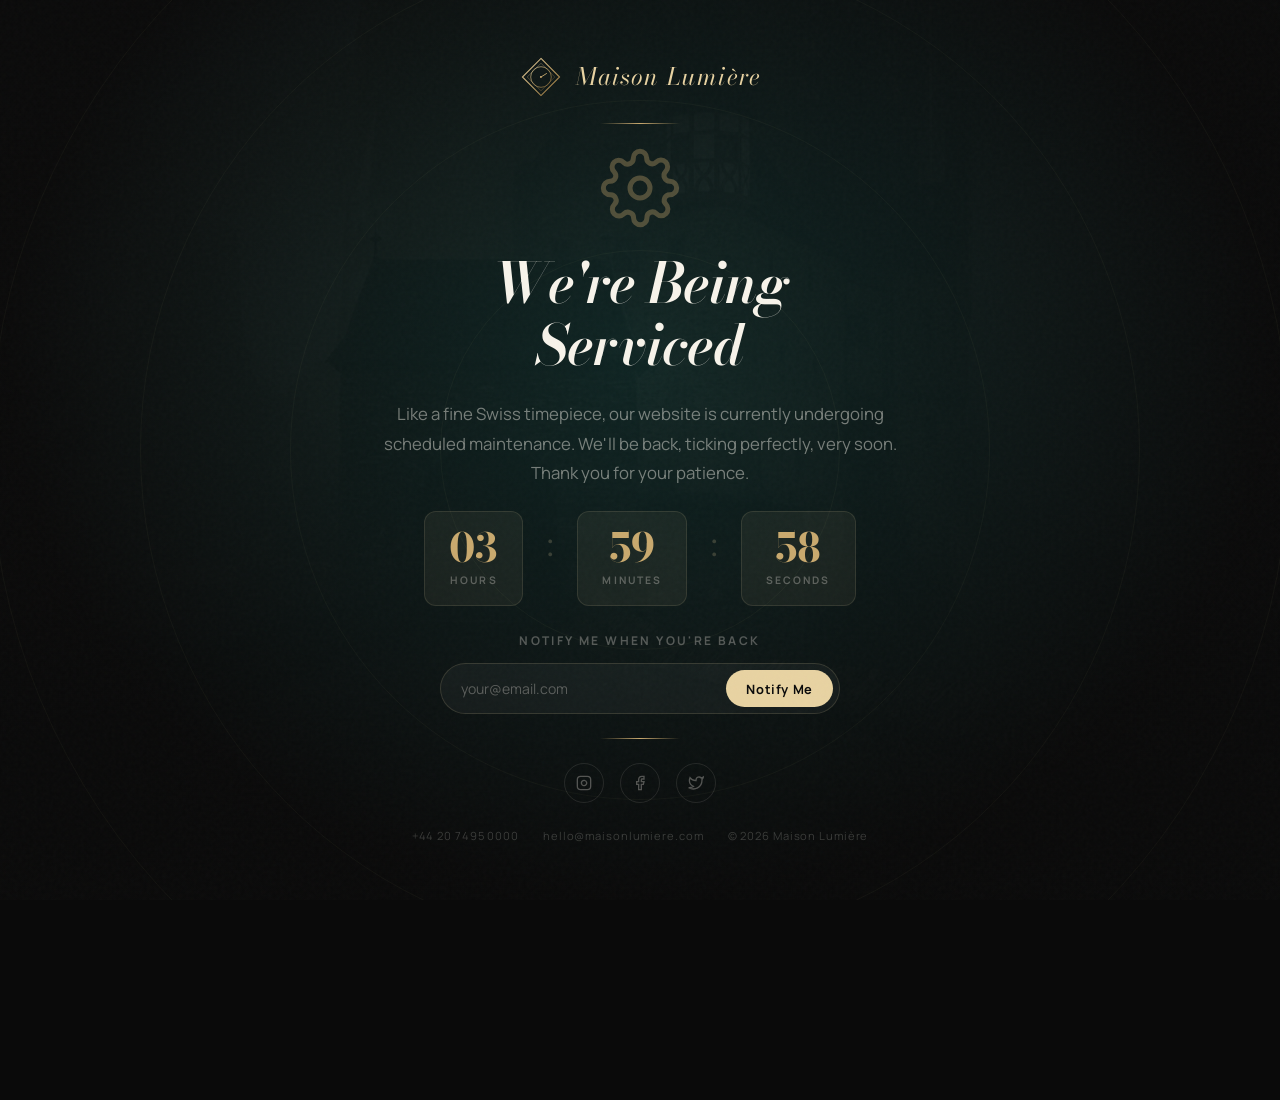
<file: maintenance.html>
<!DOCTYPE html>
<html lang="en" dir="ltr" data-theme="dark">
<head>
  <meta charset="UTF-8">
  <meta name="viewport" content="width=device-width, initial-scale=1.0">
  <meta name="robots" content="noindex, nofollow">
  <meta name="description" content="Maison Lumière is currently undergoing scheduled maintenance. We will be back shortly.">
  <link rel="icon" type="image/svg+xml" href="assets/images/logo-mark.svg">
  <link rel="icon" type="image/x-icon" href="favicon.ico">
  <title>Maintenance | Maison Lumière</title>
  <link rel="preconnect" href="https://fonts.googleapis.com">
  <link rel="preconnect" href="https://fonts.gstatic.com" crossorigin>
  <link href="https://fonts.googleapis.com/css2?family=Bodoni+Moda:ital,opsz,wght@0,6..96,400;0,6..96,700;1,6..96,400;1,6..96,700&family=Manrope:wght@400;500;600;700&display=swap" rel="stylesheet">
  <link rel="stylesheet" href="assets/css/main.css">
  <link rel="stylesheet" href="assets/css/animations.css">
  <style>
    * { margin: 0; padding: 0; box-sizing: border-box; }

    body {
      min-height: 100svh;
      background: var(--obsidian);
      display: flex;
      flex-direction: column;
      align-items: center;
      justify-content: center;
      text-align: center;
      position: relative;
      overflow-x: hidden;
      font-family: var(--font-body);
    }

    .maint-bg {
      position: absolute; inset: 0;
    }
    .maint-bg img {
      width: 100%; height: 100%;
      object-fit: cover;
      opacity: 0.12;
    }
    .maint-overlay {
      position: absolute; inset: 0;
      background: radial-gradient(ellipse at 50% 40%, rgba(18,60,58,0.5) 0%, rgba(10,10,10,0.97) 70%);
    }

    .maint-content {
      position: relative; z-index: 2;
      padding: 2rem;
      display: flex;
      flex-direction: column;
      align-items: center;
      gap: 1.5rem;
      max-width: 600px;
    }

    .maint-deco { width: 80px; height: 1px; background: linear-gradient(90deg, transparent, var(--champagne-dark), transparent); }

    .maint-logo {
      font-family: var(--font-display);
      font-size: 1.5rem;
      font-style: italic;
      color: var(--champagne);
      letter-spacing: 0.05em;
      display: flex;
      align-items: center;
      gap: 0.85rem;
    }

    .maint-logo-mark {
      width: 44px;
      height: 44px;
      opacity: 0.95;
    }

    .maint-gear {
      width: 80px;
      height: 80px;
      animation: spin 12s linear infinite;
      opacity: 0.35;
    }

    @keyframes spin { from { transform: rotate(0deg); } to { transform: rotate(360deg); } }

    .maint-title {
      font-family: var(--font-display);
      font-size: clamp(2rem, 6vw, 3.5rem);
      color: var(--ivory);
      line-height: 1.1;
      font-style: italic;
    }

    .maint-subtitle {
      font-size: clamp(0.9rem, 2vw, 1.05rem);
      color: rgba(247,243,234,0.45);
      line-height: 1.75;
    }

    /* Countdown */
    .maint-countdown {
      display: flex;
      gap: 1.5rem;
      align-items: center;
      flex-wrap: wrap;
      justify-content: center;
    }
    .countdown-unit {
      display: flex;
      flex-direction: column;
      align-items: center;
      gap: 0.25rem;
      background: rgba(232,211,162,0.06);
      border: 1px solid rgba(232,211,162,0.12);
      border-radius: 0.75rem;
      padding: 1rem 1.5rem;
      min-width: 80px;
    }
    .countdown-number {
      font-family: var(--font-display);
      font-size: clamp(1.75rem, 5vw, 2.5rem);
      font-weight: 700;
      color: var(--champagne-dark);
      line-height: 1;
    }
    .countdown-label {
      font-size: 0.65rem;
      font-weight: 700;
      letter-spacing: 0.2em;
      text-transform: uppercase;
      color: rgba(247,243,234,0.3);
    }
    .countdown-sep {
      font-family: var(--font-display);
      font-size: 2rem;
      color: rgba(232,211,162,0.2);
      align-self: flex-start;
      margin-top: 0.5rem;
    }

    /* Newsletter */
    .maint-newsletter {
      display: flex;
      gap: 0.5rem;
      background: rgba(247,243,234,0.04);
      border: 1px solid rgba(232,211,162,0.15);
      border-radius: 9999px;
      padding: 0.375rem 0.375rem 0.375rem 1.25rem;
      max-width: 400px;
      width: 100%;
    }
    .maint-newsletter input {
      flex: 1;
      background: none;
      border: none;
      outline: none;
      color: var(--ivory);
      font-family: var(--font-body);
      font-size: 0.875rem;
    }
    .maint-newsletter input::placeholder { color: rgba(247,243,234,0.3); }
    .maint-newsletter button {
      flex-shrink: 0;
      padding: 0.6rem 1.25rem;
      background: var(--champagne);
      color: var(--obsidian);
      border: none;
      border-radius: 9999px;
      font-family: var(--font-body);
      font-size: 0.8rem;
      font-weight: 700;
      letter-spacing: 0.05em;
      cursor: pointer;
      transition: background 0.2s, transform 0.2s;
    }
    .maint-newsletter button:hover { background: var(--champagne-dark); transform: translateX(2px); }

    .maint-social {
      display: flex;
      gap: 1rem;
    }
    .maint-social a {
      width: 40px; height: 40px;
      border: 1px solid rgba(247,243,234,0.1);
      border-radius: 50%;
      display: flex; align-items: center; justify-content: center;
      color: rgba(247,243,234,0.3);
      transition: all 0.2s;
    }
    .maint-social a:hover { border-color: var(--champagne-dark); color: var(--champagne-dark); }
    .maint-social svg { width: 16px; height: 16px; }

    .maint-footer-links {
      display: flex;
      gap: 1.5rem;
      font-size: 0.7rem;
      color: rgba(247,243,234,0.2);
      letter-spacing: 0.08em;
      flex-wrap: wrap;
      justify-content: center;
    }
    .maint-footer-links a { color: inherit; transition: color 0.2s; }
    .maint-footer-links a:hover { color: var(--champagne-dark); }

    /* Decorative rings */
    .ring {
      position: absolute;
      border-radius: 50%;
      border: 1px solid rgba(232,211,162,0.04);
      pointer-events: none;
      top: 50%; left: 50%;
      transform: translate(-50%, -50%);
    }

    @media (max-width: 480px) {
      .maint-newsletter {
        flex-direction: column;
        padding: 1rem;
        border-radius: 1rem;
        gap: 0.75rem;
      }
      .maint-newsletter button {
        width: 100%;
      }
      .countdown-unit {
        min-width: 70px;
        padding: 0.75rem 1rem;
      }
    }

    @media (max-width: 360px) {
      .maint-content { padding: 1.5rem 1.25rem; }
      .maint-title { font-size: 2rem; }
      .maint-countdown { gap: 0.5rem; }
      .countdown-sep { margin-top: 0.25rem; }
    }

    @media (max-width: 320px) {
      .maint-title { font-size: 1.75rem; }
      .countdown-unit { min-width: 58px; padding: 0.6rem 0.75rem; }
      .countdown-number { font-size: 1.5rem; }
    }
  </style>
</head>
<body>

  <!-- BG image -->
  <div class="maint-bg" aria-hidden="true">
    <img src="assets/images/maintenance-bg-clockwork.png" alt="">
    <div class="maint-overlay"></div>
  </div>

  <!-- Rings -->
  <div class="ring" style="width:400px;height:400px" aria-hidden="true"></div>
  <div class="ring" style="width:700px;height:700px" aria-hidden="true"></div>
  <div class="ring" style="width:1000px;height:1000px" aria-hidden="true"></div>
  <div class="ring" style="width:1300px;height:1300px" aria-hidden="true"></div>

  <div class="noise-overlay" aria-hidden="true"></div>

  <main id="main-content">
    <div class="maint-content">

      <!-- Logo -->
      <p class="maint-logo"><img class="maint-logo-mark" src="assets/images/logo-mark.svg" alt="" width="44" height="44">Maison Lumière</p>

      <!-- Divider -->
      <div class="maint-deco" aria-hidden="true"></div>

      <!-- Gear icon -->
      <svg class="maint-gear" xmlns="http://www.w3.org/2000/svg" viewBox="0 0 24 24" fill="none" stroke="var(--champagne-dark)" stroke-width="1.5" aria-hidden="true">
        <circle cx="12" cy="12" r="3"/><path d="M19.4 15a1.65 1.65 0 0 0 .33 1.82l.06.06a2 2 0 0 1 0 2.83 2 2 0 0 1-2.83 0l-.06-.06a1.65 1.65 0 0 0-1.82-.33 1.65 1.65 0 0 0-1 1.51V21a2 2 0 0 1-2 2 2 2 0 0 1-2-2v-.09A1.65 1.65 0 0 0 9 19.4a1.65 1.65 0 0 0-1.82.33l-.06.06a2 2 0 0 1-2.83 0 2 2 0 0 1 0-2.83l.06-.06A1.65 1.65 0 0 0 4.68 15a1.65 1.65 0 0 0-1.51-1H3a2 2 0 0 1-2-2 2 2 0 0 1 2-2h.09A1.65 1.65 0 0 0 4.6 9a1.65 1.65 0 0 0-.33-1.82l-.06-.06a2 2 0 0 1 0-2.83 2 2 0 0 1 2.83 0l.06.06A1.65 1.65 0 0 0 9 4.68a1.65 1.65 0 0 0 1-1.51V3a2 2 0 0 1 2-2 2 2 0 0 1 2 2v.09a1.65 1.65 0 0 0 1 1.51 1.65 1.65 0 0 0 1.82-.33l.06-.06a2 2 0 0 1 2.83 0 2 2 0 0 1 0 2.83l-.06.06A1.65 1.65 0 0 0 19.4 9a1.65 1.65 0 0 0 1.51 1H21a2 2 0 0 1 2 2 2 2 0 0 1-2 2h-.09a1.65 1.65 0 0 0-1.51 1z"/>
      </svg>

      <!-- Title -->
      <h1 class="maint-title">We're Being<br>Serviced</h1>
      <p class="maint-subtitle">Like a fine Swiss timepiece, our website is currently undergoing scheduled maintenance. We'll be back, ticking perfectly, very soon. Thank you for your patience.</p>

      <!-- Countdown -->
      <div class="maint-countdown" id="countdown" aria-label="Time until site returns">
        <div class="countdown-unit">
          <span class="countdown-number" id="cd-hours">00</span>
          <span class="countdown-label">Hours</span>
        </div>
        <span class="countdown-sep" aria-hidden="true">:</span>
        <div class="countdown-unit">
          <span class="countdown-number" id="cd-minutes">00</span>
          <span class="countdown-label">Minutes</span>
        </div>
        <span class="countdown-sep" aria-hidden="true">:</span>
        <div class="countdown-unit">
          <span class="countdown-number" id="cd-seconds">00</span>
          <span class="countdown-label">Seconds</span>
        </div>
      </div>

      <!-- Newsletter subscribe -->
      <div style="display:flex;flex-direction:column;align-items:center;gap:0.75rem;width:100%">
        <p style="font-size:0.75rem;font-weight:700;letter-spacing:0.2em;text-transform:uppercase;color:rgba(247,243,234,0.3)">Notify me when you're back</p>
        <form class="maint-newsletter" aria-label="Notify me when site returns" id="maintForm">
          <input type="email" placeholder="your@email.com" aria-label="Email address" required>
          <button type="submit">Notify Me</button>
        </form>
      </div>

      <!-- Divider -->
      <div class="maint-deco" aria-hidden="true"></div>

      <!-- Social -->
      <div class="maint-social" aria-label="Follow us on social media">
        <a href="#" aria-label="Instagram">
          <svg xmlns="http://www.w3.org/2000/svg" viewBox="0 0 24 24" fill="none" stroke="currentColor" stroke-width="2"><rect x="2" y="2" width="20" height="20" rx="5" ry="5"/><path d="M16 11.37A4 4 0 1 1 12.63 8 4 4 0 0 1 16 11.37z"/><line x1="17.5" y1="6.5" x2="17.51" y2="6.5"/></svg>
        </a>
        <a href="#" aria-label="Facebook">
          <svg xmlns="http://www.w3.org/2000/svg" viewBox="0 0 24 24" fill="none" stroke="currentColor" stroke-width="2"><path d="M18 2h-3a5 5 0 0 0-5 5v3H7v4h3v8h4v-8h3l1-4h-4V7a1 1 0 0 1 1-1h3z"/></svg>
        </a>
        <a href="#" aria-label="Twitter / X">
          <svg xmlns="http://www.w3.org/2000/svg" viewBox="0 0 24 24" fill="none" stroke="currentColor" stroke-width="2"><path d="M23 3a10.9 10.9 0 0 1-3.14 1.53 4.48 4.48 0 0 0-7.86 3v1A10.66 10.66 0 0 1 3 4s-4 9 5 13a11.64 11.64 0 0 1-7 2c9 5 20 0 20-11.5a4.5 4.5 0 0 0-.08-.83A7.72 7.72 0 0 0 23 3z"/></svg>
        </a>
      </div>

      <!-- Footer links -->
      <div class="maint-footer-links">
        <span>+44 20 7495 0000</span>
        <a href="mailto:hello@maisonlumiere.com">hello@maisonlumiere.com</a>
        <span>© 2026 Maison Lumière</span>
      </div>

    </div>
  </main>

  <script>
    // Countdown — 4 hours from page load (adjust target as needed)
    const target = new Date(Date.now() + 4 * 60 * 60 * 1000);

    function pad(n) { return String(n).padStart(2, '0'); }

    function updateCountdown() {
      const diff = target - Date.now();
      if (diff <= 0) {
        document.getElementById('cd-hours').textContent = '00';
        document.getElementById('cd-minutes').textContent = '00';
        document.getElementById('cd-seconds').textContent = '00';
        return;
      }
      const hours = Math.floor(diff / 3600000);
      const minutes = Math.floor((diff % 3600000) / 60000);
      const seconds = Math.floor((diff % 60000) / 1000);
      document.getElementById('cd-hours').textContent = pad(hours);
      document.getElementById('cd-minutes').textContent = pad(minutes);
      document.getElementById('cd-seconds').textContent = pad(seconds);
    }

    updateCountdown();
    setInterval(updateCountdown, 1000);

    // Form
    document.getElementById('maintForm').addEventListener('submit', function(e) {
      e.preventDefault();
      const email = this.querySelector('input[type="email"]').value;
      if (email) {
        this.innerHTML = '<p style="font-size:0.875rem;color:var(--champagne-dark);font-weight:600;padding:0.75rem 0">✓ We\'ll notify you when we\'re back. Thank you!</p>';
      }
    });

    // Cursor
    const dot = document.querySelector('.cursor-dot');
    const ring = document.querySelector('.cursor-ring');
    if (dot && ring) {
      document.addEventListener('mousemove', e => {
        dot.style.left = e.clientX + 'px';
        dot.style.top = e.clientY + 'px';
        ring.style.left = e.clientX + 'px';
        ring.style.top = e.clientY + 'px';
      });
    }
  </script>
</body>
</html>
</file>
<file: assets/css/main.css>
/* ============================================================
   MAISON LUMIÈRE — Main Stylesheet
   Ultra-Luxury Watch & Jewellery Showroom
   Design System: Tokens, Reset, Typography, Layout
   ============================================================ */

/* ── Google Fonts ── */
@import url('https://fonts.googleapis.com/css2?family=Bodoni+Moda:ital,opsz,wght@0,6..96,400;0,6..96,500;0,6..96,600;0,6..96,700;0,6..96,800;1,6..96,400;1,6..96,600&family=Manrope:wght@200;300;400;500;600;700;800&display=swap');

/* ── Design Tokens — Light Mode ── */
:root {
  /* Brand Palette */
  --obsidian:   #0A0A0A;
  --champagne:  #A88645; /* Darker gold for light mode text/borders */
  --platinum:   #D9D9D6;
  --ivory:      #F7F3EA;
  --teal:       #123C3A;
  --espresso:   #241A17;
  --teal-light: #1a5450;
  --champagne-dark: #8C6A30; /* High contrast gold for hover/small text */
  --champagne-light: #f4ead4;

  /* Semantic Colours */
  --bg-primary:    #F7F3EA;
  --bg-secondary:  #FFFFFF;
  --bg-tertiary:   #F0EBE0;
  --bg-card:       #FFFFFF;
  --bg-overlay:    rgba(10, 10, 10, 0.55);
  --text-primary:  #0A0A0A;
  --text-secondary:#4A3F38;
  --text-muted:    #635A52; /* Darker gray-brown for better contrast */
  --text-inverse:  #F7F3EA;
  --accent:        var(--champagne);
  --accent-dark:   var(--champagne-dark);
  --accent-rgb:    168, 134, 69;
  --border:        rgba(10, 10, 10, 0.15); /* Improved border contrast */
  --border-accent: rgba(140, 106, 48, 0.35); /* Improved accent border contrast */
  --shadow-sm:     0 2px 12px rgba(10,10,10,0.06);
  --shadow-md:     0 8px 40px rgba(10,10,10,0.10);
  --shadow-lg:     0 24px 80px rgba(10,10,10,0.14);
  --shadow-glow:   0 0 60px rgba(168,134,69,0.25);

  /* Typography */
  --font-display: 'Bodoni Moda', 'Georgia', serif;
  --font-body:    'Manrope', 'Helvetica Neue', sans-serif;

  /* Type Scale */
  --text-xs:   0.75rem;
  --text-sm:   0.875rem;
  --text-base: 1rem;
  --text-lg:   1.125rem;
  --text-xl:   1.25rem;
  --text-2xl:  1.5rem;
  --text-3xl:  1.875rem;
  --text-4xl:  2.25rem;
  --text-5xl:  3rem;
  --text-6xl:  3.75rem;
  --text-7xl:  4.5rem;
  --text-8xl:  6rem;
  --text-9xl:  8rem;

  /* Spacing */
  --space-1:  0.25rem;
  --space-2:  0.5rem;
  --space-3:  0.75rem;
  --space-4:  1rem;
  --space-5:  1.25rem;
  --space-6:  1.5rem;
  --space-8:  2rem;
  --space-10: 2.5rem;
  --space-12: 3rem;
  --space-16: 4rem;
  --space-20: 5rem;
  --space-24: 6rem;
  --space-32: 8rem;
  --space-40: 10rem;
  --space-48: 12rem;

  /* Layout */
  --container-max:  1440px;
  --container-wide: 1280px;
  --container-std:  1100px;
  --container-sm:   768px;
  --gutter:         clamp(1.5rem, 5vw, 6rem);
  --section-py:     clamp(5rem, 10vw, 9rem);

  /* Border Radius */
  --radius-sm:   4px;
  --radius-md:   8px;
  --radius-lg:   16px;
  --radius-xl:   24px;
  --radius-full: 9999px;

  /* Transitions */
  --ease-smooth:   cubic-bezier(0.25, 0.46, 0.45, 0.94);
  --ease-luxury:   cubic-bezier(0.16, 1, 0.3, 1);
  --ease-cinematic: cubic-bezier(0.77, 0, 0.175, 1);
  --duration-fast: 200ms;
  --duration-base: 400ms;
  --duration-slow: 700ms;
  --duration-epic: 1200ms;

  /* Z-Layers */
  --z-below:   -1;
  --z-base:     1;
  --z-raised:   10;
  --z-dropdown: 100;
  --z-sticky:   200;
  --z-modal:    300;
  --z-toast:    400;
  --z-max:      9999;

  /* Navbar */
  --navbar-height: 80px;
}

/* ── Dark Mode & Dark Section Tokens ── */
[data-theme="dark"],
.section--dark,
.section--teal,
.section--espresso,
.footer,
.hero-slider,
.cta-section {
  --champagne:     #E8D3A2;
  --champagne-dark:#C9A96E;
  --accent:        #E8D3A2;
  --accent-dark:   #C9A96E;
  --accent-rgb:    232, 211, 162;
  
  --bg-primary:    #0A0A0A;
  --bg-secondary:  #141414;
  --bg-tertiary:   #1A1410;
  --bg-card:       #1C1812;
  --bg-overlay:    rgba(0, 0, 0, 0.75);
  --text-primary:  #F7F3EA;
  --text-secondary:#D9D9D6;
  --text-muted:    #9A9590;
  --text-inverse:  #0A0A0A;
  --border:        rgba(247, 243, 234, 0.08);
  --border-accent: rgba(232, 211, 162, 0.3);
  --shadow-sm:     0 2px 12px rgba(0,0,0,0.4);
  --shadow-md:     0 8px 40px rgba(0,0,0,0.5);
  --shadow-lg:     0 24px 80px rgba(0,0,0,0.6);
  --shadow-glow:   0 0 80px rgba(232,211,162,0.15);
}

/* ── CSS Reset & Base ── */
*, *::before, *::after {
  box-sizing: border-box;
  margin: 0;
  padding: 0;
}

html {
  font-size: 16px;
  scroll-behavior: smooth;
  scroll-padding-top: var(--navbar-height);
  -webkit-text-size-adjust: 100%;
  overflow-x: hidden;
}

body {
  font-family: var(--font-body);
  font-size: var(--text-base);
  font-weight: 400;
  line-height: 1.6;
  color: var(--text-primary);
  background-color: var(--bg-primary);
  -webkit-font-smoothing: antialiased;
  -moz-osx-font-smoothing: grayscale;
  overflow-x: hidden;
  transition: background-color var(--duration-base) var(--ease-smooth),
              color var(--duration-base) var(--ease-smooth);
}

/* RTL Support */
[dir="rtl"] {
  text-align: right;
}

/* ── Typography ── */
h1, h2, h3, h4, h5, h6 {
  font-family: var(--font-display);
  font-weight: 600;
  line-height: 1.1;
  letter-spacing: -0.02em;
  color: var(--text-primary);
}

h1 { font-size: clamp(var(--text-4xl), 7vw, var(--text-7xl)); }
h2 { font-size: clamp(var(--text-3xl), 5vw, var(--text-5xl)); }
h3 { font-size: clamp(var(--text-2xl), 3.5vw, var(--text-4xl)); }
h4 { font-size: clamp(var(--text-xl), 2.5vw, var(--text-3xl)); }
h5 { font-size: clamp(var(--text-lg), 2vw, var(--text-2xl)); }
h6 { font-size: var(--text-lg); }

p {
  color: var(--text-secondary);
  line-height: 1.75;
}

a {
  color: inherit;
  text-decoration: none;
  transition: color var(--duration-fast) var(--ease-smooth);
}

img, video {
  display: block;
  max-width: 100%;
  height: auto;
}

button {
  border: none;
  background: none;
  cursor: pointer;
  font-family: var(--font-body);
}

ul, ol { list-style: none; }

input, textarea, select {
  font-family: var(--font-body);
  font-size: var(--text-base);
}

/* ── Layout Utilities ── */
.container {
  width: 100%;
  max-width: var(--container-std);
  margin-inline: auto;
  padding-inline: var(--gutter);
}

.container--wide {
  max-width: var(--container-wide);
}

.container--full {
  max-width: var(--container-max);
}

.section {
  padding-block: var(--section-py);
}

.section--dark {
  background-color: var(--obsidian);
  color: var(--ivory);
}

.section--teal {
  background-color: var(--teal);
  color: var(--ivory);
}

.section--ivory {
  background-color: var(--ivory);
}

.section--espresso {
  background-color: var(--espresso);
  color: var(--ivory);
}

/* ── Flex / Grid Utilities ── */
.flex { display: flex; }
.flex-col { flex-direction: column; }
.items-center { align-items: center; }
.items-start { align-items: flex-start; }
.items-end { align-items: flex-end; }
.justify-center { justify-content: center; }
.justify-between { justify-content: space-between; }
.justify-end { justify-content: flex-end; }
.flex-wrap { flex-wrap: wrap; }
.gap-4 { gap: var(--space-4); }
.gap-6 { gap: var(--space-6); }
.gap-8 { gap: var(--space-8); }
.gap-12 { gap: var(--space-12); }

.grid { display: grid; }
.grid-2 { grid-template-columns: repeat(2, 1fr); }
.grid-3 { grid-template-columns: repeat(3, 1fr); }
.grid-4 { grid-template-columns: repeat(4, 1fr); }

/* ── Typography Utilities ── */
.text-center { text-align: center; }
.text-left   { text-align: left; }
.text-right  { text-align: right; }
.text-uppercase { text-transform: uppercase; letter-spacing: 0.12em; }
.text-italic { font-style: italic; }

.eyebrow {
  display: inline-flex;
  align-items: center;
  gap: var(--space-3);
  font-family: var(--font-body);
  font-size: var(--text-xs);
  font-weight: 600;
  letter-spacing: 0.22em;
  text-transform: uppercase;
  color: var(--accent-dark);
}

.eyebrow::before,
.eyebrow::after {
  content: '';
  display: block;
  width: 32px;
  height: 1px;
  background: var(--accent-dark);
  flex-shrink: 0;
}

.eyebrow--light {
  color: var(--champagne);
}

.eyebrow--light::before,
.eyebrow--light::after {
  background: var(--champagne);
}

.section-title {
  font-family: var(--font-display);
  font-size: clamp(2rem, 4.5vw, 3.5rem);
  font-weight: 600;
  line-height: 1.1;
  letter-spacing: -0.02em;
}

.section-subtitle {
  font-family: var(--font-body);
  font-size: clamp(var(--text-base), 1.5vw, var(--text-lg));
  color: var(--text-muted);
  max-width: 560px;
  line-height: 1.75;
}

.section-header {
  margin-bottom: clamp(3rem, 6vw, 5rem);
}

.section-header--center {
  text-align: center;
  display: flex;
  flex-direction: column;
  align-items: center;
  gap: var(--space-4);
}

/* ── Dividers ── */
.divider {
  width: 60px;
  height: 1px;
  background: linear-gradient(90deg, transparent, var(--accent-dark), transparent);
  margin: var(--space-6) auto;
}

.divider--left { margin-left: 0; }

/* ── Aspect Ratios ── */
.aspect-square     { aspect-ratio: 1 / 1; }
.aspect-portrait   { aspect-ratio: 3 / 4; }
.aspect-landscape  { aspect-ratio: 16 / 9; }
.aspect-cinematic  { aspect-ratio: 21 / 9; }

/* ── Image Utilities ── */
.img-cover {
  width: 100%;
  height: 100%;
  object-fit: cover;
  object-position: center;
}

/* ── Visibility ── */
.sr-only {
  position: absolute;
  width: 1px;
  height: 1px;
  padding: 0;
  margin: -1px;
  overflow: hidden;
  clip: rect(0,0,0,0);
  white-space: nowrap;
  border-width: 0;
}

/* ── Scroll Reveal States ── */
.reveal {
  opacity: 0;
  transform: translateY(40px);
  transition: opacity var(--duration-slow) var(--ease-luxury),
              transform var(--duration-slow) var(--ease-luxury);
}

.reveal.revealed {
  opacity: 1;
  transform: translateY(0);
}

.reveal-left {
  opacity: 0;
  transform: translateX(-50px);
  transition: opacity var(--duration-slow) var(--ease-luxury),
              transform var(--duration-slow) var(--ease-luxury);
}

.reveal-left.revealed {
  opacity: 1;
  transform: translateX(0);
}

.reveal-right {
  opacity: 0;
  transform: translateX(50px);
  transition: opacity var(--duration-slow) var(--ease-luxury),
              transform var(--duration-slow) var(--ease-luxury);
}

.reveal-right.revealed {
  opacity: 1;
  transform: translateX(0);
}

.reveal-scale {
  opacity: 0;
  transform: scale(0.92);
  transition: opacity var(--duration-slow) var(--ease-luxury),
              transform var(--duration-slow) var(--ease-luxury);
}

.reveal-scale.revealed {
  opacity: 1;
  transform: scale(1);
}

/* Stagger delays */
.delay-1 { transition-delay: 100ms; }
.delay-2 { transition-delay: 200ms; }
.delay-3 { transition-delay: 300ms; }
.delay-4 { transition-delay: 400ms; }
.delay-5 { transition-delay: 500ms; }
.delay-6 { transition-delay: 600ms; }

/* ── Page Transition ── */
.page-transition {
  position: fixed;
  inset: 0;
  background: var(--obsidian);
  z-index: var(--z-max);
  pointer-events: none;
  clip-path: inset(0 0 100% 0);
  transition: clip-path 0.6s var(--ease-cinematic);
}

.page-transition.active {
  clip-path: inset(0 0 0% 0);
}

/* ── Noise Overlay ── */
.noise-overlay {
  position: fixed;
  inset: 0;
  pointer-events: none;
  z-index: var(--z-max);
  opacity: 0.025;
  background-image: url("data:image/svg+xml,%3Csvg viewBox='0 0 256 256' xmlns='http://www.w3.org/2000/svg'%3E%3Cfilter id='noise'%3E%3CfeTurbulence type='fractalNoise' baseFrequency='0.9' numOctaves='4' stitchTiles='stitch'/%3E%3C/filter%3E%3Crect width='100%25' height='100%25' filter='url(%23noise)'/%3E%3C/svg%3E");
}

/* ── Scrollbar ── */
::-webkit-scrollbar { width: 5px; }
::-webkit-scrollbar-track { background: var(--bg-primary); }
::-webkit-scrollbar-thumb {
  background: var(--champagne-dark);
  border-radius: var(--radius-full);
}

/* ── Selection ── */
::selection {
  background: var(--champagne);
  color: var(--obsidian);
}

/* ── Focus ── */
:focus-visible {
  outline: 2px solid var(--champagne-dark);
  outline-offset: 4px;
  border-radius: 2px;
}

/* ── Responsive Utilities & Breakpoints ── */
.responsive-split {
  display: grid;
  grid-template-columns: 1fr 1fr;
  gap: clamp(2rem, 5vw, 5rem);
  align-items: center;
}

.responsive-split--top {
  display: grid;
  grid-template-columns: 1fr 1fr;
  gap: clamp(2rem, 5vw, 5rem);
  align-items: start;
}

.responsive-grid-2 {
  display: grid;
  grid-template-columns: 1fr 1fr;
  gap: clamp(1rem, 2.5vw, 1.5rem);
}

@media (max-width: 1200px) {
  .grid-4 { grid-template-columns: repeat(2, 1fr); }
}

@media (max-width: 1024px) {
  :root {
    --gutter: clamp(1.25rem, 4vw, 2.5rem);
  }
}

@media (max-width: 900px) {
  .grid-3 { grid-template-columns: repeat(2, 1fr); }
  .grid-2 { grid-template-columns: 1fr; }
  .responsive-split,
  .responsive-split--top {
    grid-template-columns: 1fr;
    gap: var(--space-8);
  }
}

@media (max-width: 768px) {
  .grid-3 { grid-template-columns: 1fr; }
  .grid-4 { grid-template-columns: 1fr; }
  :root {
    --navbar-height: 72px;
  }
}

@media (max-width: 480px) {
  .responsive-grid-2 {
    grid-template-columns: 1fr;
  }
  :root {
    --navbar-height: 64px;
    --gutter: 1rem;
  }
}

@media (max-width: 360px) {
  html {
    font-size: 14.5px;
  }
  :root {
    --gutter: 0.875rem;
    --navbar-height: 60px;
  }
}

@media (max-width: 320px) {
  html {
    font-size: 13.5px;
  }
  :root {
    --gutter: 0.75rem;
  }
  body {
    word-break: break-word;
    overflow-wrap: break-word;
  }
  .container {
    padding-inline: 0.75rem;
  }
}
</file>
<file: assets/css/animations.css>
/* ============================================================
   MAISON LUMIÈRE — Animations Stylesheet
   Keyframes, micro-animations, parallax, page transitions
   ============================================================ */

/* ══════════════════════════════════════════════════════════
   KEYFRAMES
   ══════════════════════════════════════════════════════════ */

@keyframes fadeIn {
  from { opacity: 0; }
  to   { opacity: 1; }
}

@keyframes fadeUp {
  from { opacity: 0; transform: translateY(30px); }
  to   { opacity: 1; transform: translateY(0); }
}

@keyframes fadeDown {
  from { opacity: 0; transform: translateY(-20px); }
  to   { opacity: 1; transform: translateY(0); }
}

@keyframes fadeLeft {
  from { opacity: 0; transform: translateX(40px); }
  to   { opacity: 1; transform: translateX(0); }
}

@keyframes fadeRight {
  from { opacity: 0; transform: translateX(-40px); }
  to   { opacity: 1; transform: translateX(0); }
}

@keyframes scaleIn {
  from { opacity: 0; transform: scale(0.9); }
  to   { opacity: 1; transform: scale(1); }
}

@keyframes slideInTop {
  from { clip-path: inset(0 0 100% 0); }
  to   { clip-path: inset(0 0 0% 0); }
}

@keyframes rotateIn {
  from { opacity: 0; transform: rotate(-10deg) scale(0.9); }
  to   { opacity: 1; transform: rotate(0) scale(1); }
}

@keyframes shimmer {
  0%   { background-position: -200% 0; }
  100% { background-position: 200% 0; }
}

@keyframes pulse {
  0%, 100% { opacity: 1; transform: scale(1); }
  50%       { opacity: 0.7; transform: scale(0.97); }
}

@keyframes float {
  0%, 100% { transform: translateY(0); }
  50%       { transform: translateY(-12px); }
}

@keyframes spinSlow {
  from { transform: rotate(0deg); }
  to   { transform: rotate(360deg); }
}

@keyframes rotateCW {
  from { transform: rotate(0deg); }
  to   { transform: rotate(360deg); }
}

@keyframes rotateCCW {
  from { transform: rotate(0deg); }
  to   { transform: rotate(-360deg); }
}

@keyframes glowPulse {
  0%, 100% { box-shadow: 0 0 0 0 rgba(232,211,162,0); }
  50%       { box-shadow: 0 0 30px 8px rgba(232,211,162,0.2); }
}

@keyframes textGlow {
  0%, 100% { text-shadow: 0 0 20px rgba(232,211,162,0); }
  50%       { text-shadow: 0 0 40px rgba(232,211,162,0.4); }
}

@keyframes borderDraw {
  from { stroke-dashoffset: 1000; }
  to   { stroke-dashoffset: 0; }
}

@keyframes countUp {
  from { opacity: 0; transform: translateY(20px); }
  to   { opacity: 1; transform: translateY(0); }
}

@keyframes slideUpReveal {
  from { transform: translateY(100%); }
  to   { transform: translateY(0); }
}

@keyframes scanLine {
  0%   { transform: translateY(-100%); }
  100% { transform: translateY(100vh); }
}

@keyframes ticker {
  0%   { transform: translateX(0); }
  100% { transform: translateX(-50%); }
}

@keyframes spin404 {
  0%   { transform: rotate(0deg) scale(1); }
  50%  { transform: rotate(180deg) scale(1.05); }
  100% { transform: rotate(360deg) scale(1); }
}

@keyframes clockTick {
  0%  { transform: rotate(0deg); transform-origin: bottom center; }
  100%{ transform: rotate(360deg); transform-origin: bottom center; }
}

/* ══════════════════════════════════════════════════════════
   PAGE LOAD ANIMATION
   ══════════════════════════════════════════════════════════ */
.page-loader {
  position: fixed;
  inset: 0;
  background: var(--obsidian);
  z-index: var(--z-max);
  display: flex;
  flex-direction: column;
  align-items: center;
  justify-content: center;
  gap: var(--space-6);
  transition: opacity 0.5s var(--ease-smooth), visibility 0.5s;
}

.page-loader.hidden {
  opacity: 0;
  visibility: hidden;
  pointer-events: none;
}

.page-loader__logo {
  font-family: var(--font-display);
  font-size: 2rem;
  font-style: italic;
  color: var(--champagne);
  letter-spacing: 0.05em;
  animation: pulse 1.5s ease-in-out infinite;
}

.page-loader__sub {
  font-family: var(--font-body);
  font-size: 0.65rem;
  letter-spacing: 0.4em;
  text-transform: uppercase;
  color: var(--platinum);
  opacity: 0.6;
}

.page-loader__bar {
  width: 120px;
  height: 1px;
  background: rgba(247,243,234,0.1);
  position: relative;
  overflow: hidden;
  border-radius: var(--radius-full);
}

.page-loader__bar::after {
  content: '';
  position: absolute;
  top: 0;
  left: 0;
  height: 100%;
  background: linear-gradient(90deg, var(--champagne-dark), var(--champagne));
  animation: shimmer 1.4s ease-in-out infinite;
  background-size: 200% 100%;
}

/* ══════════════════════════════════════════════════════════
   FLOATING ELEMENTS (decorative)
   ══════════════════════════════════════════════════════════ */
.deco-circle {
  position: absolute;
  border-radius: 50%;
  border: 1px solid rgba(232,211,162,0.12);
  pointer-events: none;
  animation: spinSlow var(--dur, 40s) linear infinite;
}

.deco-circle--ccw {
  animation-direction: reverse;
}

.deco-dot {
  width: 6px;
  height: 6px;
  border-radius: 50%;
  background: var(--champagne-dark);
  opacity: 0.4;
  position: absolute;
  animation: float 4s ease-in-out infinite;
}

/* ══════════════════════════════════════════════════════════
   FLOATING LABEL ANIMATION (forms)
   ══════════════════════════════════════════════════════════ */
.form-floating {
  position: relative;
}

.form-floating .form-control {
  padding-top: 1.5rem;
  padding-bottom: 0.5rem;
}

.form-floating .form-label {
  position: absolute;
  top: 1rem;
  inset-inline-start: var(--space-5);
  font-size: var(--text-sm);
  color: var(--text-muted);
  pointer-events: none;
  transition: all 0.2s var(--ease-smooth);
  text-transform: none;
  letter-spacing: 0;
  font-weight: 400;
}

.form-floating .form-control:focus ~ .form-label,
.form-floating .form-control:not(:placeholder-shown) ~ .form-label {
  top: 0.35rem;
  font-size: var(--text-xs);
  font-weight: 600;
  letter-spacing: 0.1em;
  text-transform: uppercase;
  color: var(--champagne-dark);
}

/* ══════════════════════════════════════════════════════════
   SPLIT TEXT REVEAL
   ══════════════════════════════════════════════════════════ */
.split-text .word {
  display: inline-block;
  overflow: hidden;
}

.split-text .word span {
  display: inline-block;
  transform: translateY(110%);
  transition: transform var(--duration-slow) var(--ease-luxury);
}

.split-text.revealed .word span {
  transform: translateY(0);
}

.split-text .word:nth-child(1) span { transition-delay: 0ms; }
.split-text .word:nth-child(2) span { transition-delay: 60ms; }
.split-text .word:nth-child(3) span { transition-delay: 120ms; }
.split-text .word:nth-child(4) span { transition-delay: 180ms; }
.split-text .word:nth-child(5) span { transition-delay: 240ms; }
.split-text .word:nth-child(6) span { transition-delay: 300ms; }
.split-text .word:nth-child(7) span { transition-delay: 360ms; }
.split-text .word:nth-child(8) span { transition-delay: 420ms; }
.split-text .word:nth-child(9) span { transition-delay: 480ms; }
.split-text .word:nth-child(10) span { transition-delay: 540ms; }

/* ══════════════════════════════════════════════════════════
   HOVER TILT
   ══════════════════════════════════════════════════════════ */
.tilt-card {
  transition: transform 0.15s var(--ease-smooth);
  transform-style: preserve-3d;
}

/* ══════════════════════════════════════════════════════════
   MAGNETIC BUTTON
   ══════════════════════════════════════════════════════════ */
.magnetic {
  transition: transform 0.3s var(--ease-smooth);
}

/* ══════════════════════════════════════════════════════════
   UNDERLINE LINK ANIMATION
   ══════════════════════════════════════════════════════════ */
.link-underline {
  position: relative;
  display: inline-block;
}

.link-underline::after {
  content: '';
  position: absolute;
  bottom: -2px;
  inset-inline-start: 0;
  width: 100%;
  height: 1px;
  background: currentColor;
  transform: scaleX(0);
  transform-origin: right;
  transition: transform var(--duration-base) var(--ease-luxury);
}

.link-underline:hover::after {
  transform: scaleX(1);
  transform-origin: left;
}

/* ══════════════════════════════════════════════════════════
   PARALLAX WRAPPER
   ══════════════════════════════════════════════════════════ */
.parallax-container {
  position: relative;
  overflow: hidden;
}

.parallax-layer {
  will-change: transform;
  transition: transform 0.1s linear;
}

/* ══════════════════════════════════════════════════════════
   IMAGE ZOOM CONTAINER
   ══════════════════════════════════════════════════════════ */
.zoom-container {
  overflow: hidden;
  position: relative;
  cursor: zoom-in;
}

.zoom-container img {
  transition: transform 0.6s var(--ease-luxury);
}

.zoom-container:hover img {
  transform: scale(1.12);
}

.zoom-container.lightbox-trigger::after {
  content: '';
  position: absolute;
  inset: 0;
  background: rgba(10,10,10,0);
  transition: background var(--duration-base);
}

.zoom-container.lightbox-trigger:hover::after {
  background: rgba(10,10,10,0.2);
}

/* ══════════════════════════════════════════════════════════
   SKELETON LOADING
   ══════════════════════════════════════════════════════════ */
.skeleton {
  background: linear-gradient(
    90deg,
    var(--border) 0%,
    var(--bg-tertiary) 50%,
    var(--border) 100%
  );
  background-size: 200% 100%;
  animation: shimmer 1.5s ease-in-out infinite;
  border-radius: var(--radius-sm);
}

/* ══════════════════════════════════════════════════════════
   CURSOR (custom)
   ══════════════════════════════════════════════════════════ */
.cursor-dot {
  position: fixed;
  width: 8px;
  height: 8px;
  background: var(--champagne);
  border-radius: 50%;
  pointer-events: none;
  z-index: var(--z-max);
  transform: translate(-50%, -50%);
  transition: transform 0.1s, opacity 0.3s;
  mix-blend-mode: difference;
}

.cursor-ring {
  position: fixed;
  width: 36px;
  height: 36px;
  border: 1px solid var(--champagne);
  border-radius: 50%;
  pointer-events: none;
  z-index: var(--z-max);
  transform: translate(-50%, -50%);
  transition: transform 0.18s var(--ease-smooth),
              width 0.3s var(--ease-smooth),
              height 0.3s var(--ease-smooth),
              opacity 0.3s;
  opacity: 0.6;
}

.cursor-ring.hovered {
  width: 56px;
  height: 56px;
  opacity: 0.3;
}

@media (max-width: 900px) {
  .cursor-dot,
  .cursor-ring {
    display: none;
  }
}

/* ══════════════════════════════════════════════════════════
   TOASTS & NOTIFICATIONS
   ══════════════════════════════════════════════════════════ */
.toast-container {
  position: fixed;
  bottom: var(--space-6);
  inset-inline-start: 50%;
  transform: translateX(-50%);
  z-index: var(--z-toast);
  display: flex;
  flex-direction: column;
  gap: var(--space-3);
  pointer-events: none;
}

.toast {
  padding: var(--space-4) var(--space-6);
  background: var(--obsidian);
  border: 1px solid var(--border-accent);
  border-radius: var(--radius-full);
  font-size: var(--text-sm);
  color: var(--ivory);
  display: flex;
  align-items: center;
  gap: var(--space-3);
  white-space: nowrap;
  animation: fadeUp 0.4s var(--ease-luxury) both;
  pointer-events: auto;
}

.toast--success {
  border-color: rgba(18,60,58,0.5);
  background: var(--espresso);
}

.toast__icon { width: 16px; height: 16px; flex-shrink: 0; }
.toast__icon--success { color: #5cb85c; }

/* ══════════════════════════════════════════════════════════
   INTRO ANIMATION - Hero Text
   ══════════════════════════════════════════════════════════ */
[data-animate="hero-title"] {
  clip-path: inset(0 100% 0 0);
  animation: slideInTitle 1.2s var(--ease-cinematic) forwards;
}

@keyframes slideInTitle {
  to { clip-path: inset(0 0% 0 0); }
}

/* ══════════════════════════════════════════════════════════
   GRADIENT TEXT
   ══════════════════════════════════════════════════════════ */
.text-gradient {
  background: linear-gradient(135deg, var(--champagne) 0%, var(--champagne-dark) 50%, var(--champagne) 100%);
  background-clip: text;
  -webkit-background-clip: text;
  -webkit-text-fill-color: transparent;
  background-size: 200% auto;
  animation: shimmer 4s linear infinite;
}

/* ══════════════════════════════════════════════════════════
   NUMBER COUNTER
   ══════════════════════════════════════════════════════════ */
.counter-number {
  display: inline-block;
  animation: countUp 0.8s var(--ease-luxury) both;
}

/* ══════════════════════════════════════════════════════════
   MAINTENANCE COUNTDOWN
   ══════════════════════════════════════════════════════════ */
.countdown {
  display: flex;
  gap: var(--space-8);
  align-items: center;
}

.countdown__unit {
  display: flex;
  flex-direction: column;
  align-items: center;
  gap: var(--space-2);
}

.countdown__number {
  font-family: var(--font-display);
  font-size: clamp(3rem, 8vw, 6rem);
  font-weight: 700;
  color: var(--champagne);
  line-height: 1;
  min-width: 2ch;
  text-align: center;
}

.countdown__label {
  font-size: var(--text-xs);
  font-weight: 600;
  letter-spacing: 0.25em;
  text-transform: uppercase;
  color: rgba(247,243,234,0.4);
}

.countdown__sep {
  font-family: var(--font-display);
  font-size: 3rem;
  color: var(--champagne-dark);
  opacity: 0.4;
  margin-top: -1rem;
}

/* ══════════════════════════════════════════════════════════
   REDUCED MOTION
   ══════════════════════════════════════════════════════════ */
@media (prefers-reduced-motion: reduce) {
  *,
  *::before,
  *::after {
    animation-duration: 0.01ms !important;
    animation-iteration-count: 1 !important;
    transition-duration: 0.01ms !important;
    scroll-behavior: auto !important;
  }

  .reveal,
  .reveal-left,
  .reveal-right,
  .reveal-scale {
    opacity: 1;
    transform: none;
  }
}
</file>
